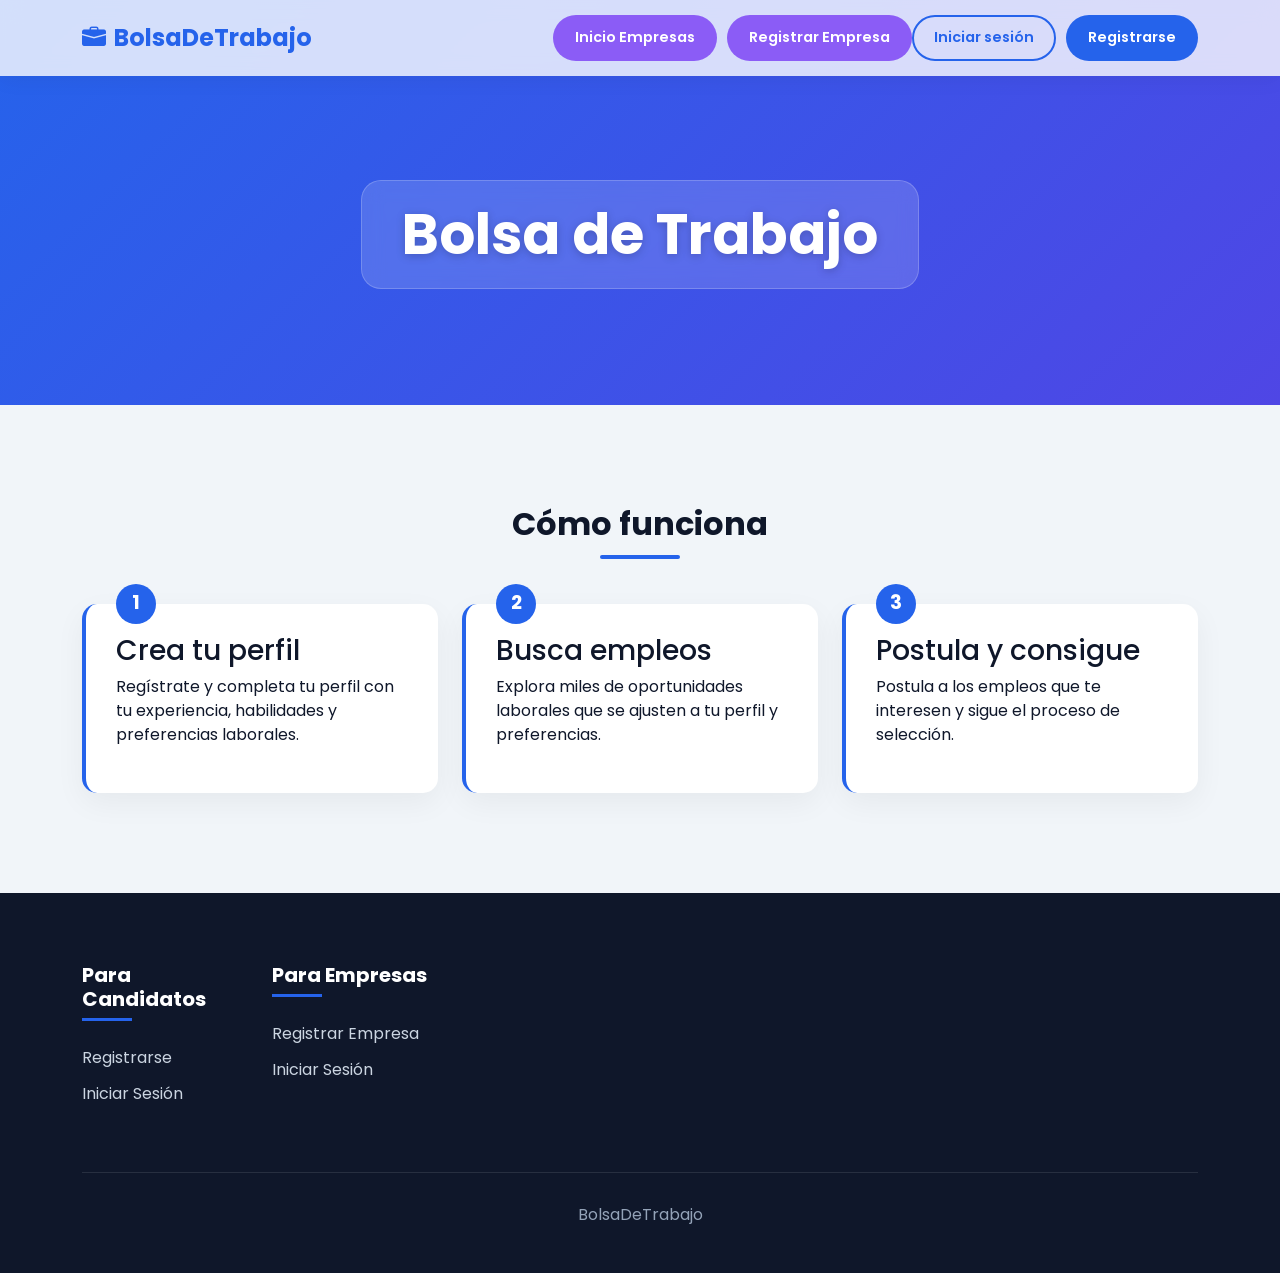
<file: index.html>
<!DOCTYPE html>
<html lang="es">
<head>
    <meta charset="UTF-8">
    <meta name="viewport" content="width=device-width, initial-scale=1.0">
    <title>Bolsa de Trabajo</title>
    <link href="https://cdn.jsdelivr.net/npm/bootstrap@5.3.3/dist/css/bootstrap.min.css" rel="stylesheet" integrity="sha384-QWTKZyjpPEjISv5WaRU9OFeRpok6YctnYmDr5pNlyT2bRjXh0JMhjY6hW+ALEwIH" crossorigin="anonymous">
    <link rel="stylesheet" href="https://fonts.googleapis.com/css2?family=Poppins:wght@300;400;600;700&display=swap">
    <link rel="stylesheet" href="https://cdn.jsdelivr.net/npm/bootstrap-icons@1.11.3/font/bootstrap-icons.min.css">
    <link rel="stylesheet" href="https://cdn.jsdelivr.net/npm/swiper@11/swiper-bundle.min.css">
    <style>
        :root {
            --primary: #2563eb;
            --secondary: #4f46e5;
            --accent: #8b5cf6;
            --light: #f8fafc;
            --dark: #0f172a;
        }
        
        body {
            font-family: 'Poppins', sans-serif;
            background: linear-gradient(135deg, #f0f9ff, #e0f2fe);
            color: var(--dark);
            min-height: 100vh;
        }
        
        .glassmorphism-navbar {
            background: rgba(255, 255, 255, 0.8);
            backdrop-filter: blur(10px);
            -webkit-backdrop-filter: blur(10px);
            box-shadow: 0 4px 20px rgba(0, 0, 0, 0.05);
            padding: 15px 0;
        }
        
        .glassmorphism-navbar .navbar-brand {
            font-weight: 700;
            color: var(--primary);
            font-size: 1.5rem;
        }
        
        .custom-btn {
            padding: 10px 20px;
            border-radius: 50px;
            font-weight: 600;
            text-decoration: none;
            display: inline-block;
            transition: all 0.3s ease;
            font-size: 0.9rem;
            text-align: center;
            border: 2px solid transparent;
        }
        
        .login-btn {
            background-color: transparent;
            color: var(--primary);
            border-color: var(--primary);
        }
        
        .login-btn:hover {
            background-color: rgba(37, 99, 235, 0.1);
            transform: translateY(-2px);
        }
        
        .register-btn {
            background-color: var(--primary);
            color: white;
            margin-left: 10px;
        }
        
        .register-btn:hover {
            background-color: #1d4ed8;
            transform: translateY(-2px);
            color: white;
        }
        
        .empresa-btn {
            background-color: var(--accent);
            color: white;
            margin-left: 10px;
        }
        
        .empresa-btn:hover {
            background-color: #7c3aed;
            transform: translateY(-2px);
            color: white;
        }
        
        .hero-section {
            padding: 180px 0 100px;
            background: linear-gradient(135deg, var(--primary), var(--secondary));
            position: relative;
            overflow: hidden;
        }
        
        .hero-section::before {
            content: "";
            position: absolute;
            top: 0;
            left: 0;
            width: 100%;
            height: 100%;
            background: url('https://images.unsplash.com/photo-1521791136064-7986c2920216?ixlib=rb-4.0.3&auto=format&fit=crop&w=1950&q=80') center/cover no-repeat;
            opacity: 0.1;
        }
        
        .glassmorphism-text {
            background: rgba(255, 255, 255, 0.15);
            backdrop-filter: blur(10px);
            -webkit-backdrop-filter: blur(10px);
            padding: 20px 40px;
            border-radius: 20px;
            display: inline-block;
            border: 1px solid rgba(255, 255, 255, 0.2);
        }
        
        .hero-section h1 {
            font-size: 3.5rem;
            font-weight: 800;
            margin-bottom: 20px;
            color: white;
            text-shadow: 0 2px 10px rgba(0, 0, 0, 0.2);
        }
        
        .hero-section p {
            font-size: 1.5rem;
            font-weight: 400;
            color: rgba(255, 255, 255, 0.9);
            max-width: 700px;
            margin: 0 auto 40px;
        }
        
        .hero-search {
            max-width: 700px;
            margin: 0 auto;
            position: relative;
        }
        
        .hero-search input {
            padding: 20px 25px;
            border-radius: 50px;
            border: none;
            box-shadow: 0 10px 30px rgba(0, 0, 0, 0.15);
            font-size: 1.1rem;
        }
        
        .hero-search button {
            position: absolute;
            right: 10px;
            top: 10px;
            padding: 10px 30px;
            border-radius: 50px;
            background: var(--accent);
            color: white;
            border: none;
            font-weight: 600;
            transition: all 0.3s ease;
        }
        
        .hero-search button:hover {
            background: #7c3aed;
            transform: translateY(-2px);
        }
        
        .features-section {
            padding: 100px 0;
            background: white;
        }
        
        .section-title {
            text-align: center;
            margin-bottom: 60px;
            font-weight: 700;
            color: var(--dark);
            position: relative;
        }
        
        .section-title::after {
            content: "";
            position: absolute;
            bottom: -15px;
            left: 50%;
            transform: translateX(-50%);
            width: 80px;
            height: 4px;
            background: var(--primary);
            border-radius: 2px;
        }
        
        .feature-card {
            background: white;
            border-radius: 15px;
            padding: 30px;
            box-shadow: 0 10px 30px rgba(0, 0, 0, 0.05);
            transition: all 0.3s ease;
            text-align: center;
            height: 100%;
            border: 1px solid rgba(0, 0, 0, 0.05);
        }
        
        .feature-card:hover {
            transform: translateY(-10px);
            box-shadow: 0 15px 40px rgba(0, 0, 0, 0.1);
        }
        
        .feature-icon {
            width: 80px;
            height: 80px;
            background: rgba(37, 99, 235, 0.1);
            border-radius: 50%;
            display: flex;
            align-items: center;
            justify-content: center;
            margin: 0 auto 25px;
            color: var(--primary);
            font-size: 32px;
        }
        
        .feature-card h3 {
            font-weight: 700;
            margin-bottom: 15px;
            color: var(--dark);
        }
        
        .feature-card p {
            color: #64748b;
        }
        
        .how-it-works {
            padding: 100px 0;
            background: #f1f5f9;
        }
        
        .step-card {
            background: white;
            border-radius: 15px;
            padding: 30px;
            box-shadow: 0 10px 30px rgba(0, 0, 0, 0.05);
            position: relative;
            height: 100%;
            border-left: 4px solid var(--primary);
        }
        
        .step-number {
            position: absolute;
            top: -20px;
            left: 30px;
            width: 40px;
            height: 40px;
            background: var(--primary);
            color: white;
            border-radius: 50%;
            display: flex;
            align-items: center;
            justify-content: center;
            font-weight: 700;
            font-size: 1.2rem;
        }
        
        .testimonials-section {
            padding: 100px 0;
            background: white;
        }
        
        .testimonial-card {
            background: white;
            border-radius: 15px;
            padding: 30px;
            box-shadow: 0 10px 30px rgba(0, 0, 0, 0.05);
            margin: 20px;
            border-top: 4px solid var(--accent);
        }
        
        .testimonial-text {
            font-style: italic;
            color: #475569;
            margin-bottom: 20px;
        }
        
        .testimonial-author {
            display: flex;
            align-items: center;
        }
        
        .author-img {
            width: 50px;
            height: 50px;
            border-radius: 50%;
            margin-right: 15px;
            object-fit: cover;
        }
        
        .author-info h5 {
            margin: 0;
            font-weight: 600;
        }
        
        .author-info p {
            margin: 0;
            color: #64748b;
            font-size: 0.9rem;
        }
        
        .cta-section {
            padding: 100px 0;
            background: linear-gradient(135deg, var(--secondary), var(--accent));
            color: white;
            text-align: center;
            position: relative;
            overflow: hidden;
        }
        
        .cta-section::before {
            content: "";
            position: absolute;
            top: 0;
            left: 0;
            width: 100%;
            height: 100%;
            background: url('https://images.unsplash.com/photo-1551434678-e076c223a692?ixlib=rb-4.0.3&auto=format&fit=crop&w=1950&q=80') center/cover no-repeat;
            opacity: 0.1;
        }
        
        .cta-section h2 {
            font-weight: 800;
            font-size: 2.8rem;
            margin-bottom: 20px;
        }
        
        .cta-section p {
            font-size: 1.2rem;
            max-width: 700px;
            margin: 0 auto 40px;
            opacity: 0.9;
        }
        
        .cta-buttons {
            display: flex;
            justify-content: center;
            gap: 20px;
            flex-wrap: wrap;
        }
        
        .cta-btn {
            padding: 15px 35px;
            border-radius: 50px;
            font-weight: 600;
            font-size: 1.1rem;
            text-decoration: none;
            transition: all 0.3s ease;
            display: inline-block;
        }
        
        .cta-btn-primary {
            background: white;
            color: var(--primary);
        }
        
        .cta-btn-primary:hover {
            background: #f1f5f9;
            transform: translateY(-5px);
            color: var(--primary);
        }
        
        .cta-btn-outline {
            background: transparent;
            color: white;
            border: 2px solid white;
        }
        
        .cta-btn-outline:hover {
            background: rgba(255, 255, 255, 0.1);
            transform: translateY(-5px);
            color: white;
        }
        
        .footer {
            background: var(--dark);
            color: white;
            padding: 70px 0 30px;
        }
        
        .footer h5 {
            font-weight: 700;
            margin-bottom: 25px;
            position: relative;
            padding-bottom: 10px;
        }
        
        .footer h5::after {
            content: "";
            position: absolute;
            bottom: 0;
            left: 0;
            width: 50px;
            height: 3px;
            background: var(--primary);
        }
        
        .footer ul {
            list-style: none;
            padding: 0;
        }
        
        .footer ul li {
            margin-bottom: 12px;
        }
        
        .footer ul li a {
            color: #cbd5e1;
            text-decoration: none;
            transition: all 0.3s ease;
        }
        
        .footer ul li a:hover {
            color: white;
            padding-left: 5px;
        }
        
        .social-icons {
            display: flex;
            gap: 15px;
            margin-top: 20px;
        }
        
        .social-icons a {
            width: 40px;
            height: 40px;
            border-radius: 50%;
            background: rgba(255, 255, 255, 0.1);
            display: flex;
            align-items: center;
            justify-content: center;
            color: white;
            transition: all 0.3s ease;
        }
        
        .social-icons a:hover {
            background: var(--primary);
            transform: translateY(-3px);
        }
        
        .copyright {
            text-align: center;
            padding-top: 30px;
            margin-top: 50px;
            border-top: 1px solid rgba(255, 255, 255, 0.1);
            color: #94a3b8;
        }
        
        @media (max-width: 992px) {
            .hero-section h1 {
                font-size: 2.8rem;
            }
            
            .hero-section p {
                font-size: 1.2rem;
            }
        }
        
        @media (max-width: 768px) {
            .hero-section {
                padding: 150px 0 80px;
            }
            
            .hero-section h1 {
                font-size: 2.2rem;
            }
            
            .cta-buttons {
                flex-direction: column;
                align-items: center;
            }
        }
    </style>
</head>
<body>
    <nav class="navbar navbar-expand-lg navbar-dark fixed-top glassmorphism-navbar">
        <div class="container">
            <a class="navbar-brand d-flex align-items-center" href="#hero-section">
                <i class="bi bi-briefcase-fill me-2"></i>
                <span>BolsaDeTrabajo</span>
            </a>
            <button class="navbar-toggler" type="button" data-bs-toggle="collapse" data-bs-target="#navbarNav" aria-controls="navbarNav" aria-expanded="false" aria-label="Toggle navigation">
                <span class="navbar-toggler-icon"></span>
            </button>
            <div class="collapse navbar-collapse" id="navbarNav">
                <ul class="navbar-nav mx-auto">
                    <li class="nav-item">
                    </li>
                    <li class="nav-item">
                    </li>
                    <li class="nav-item">
                    </li>
                    <li class="nav-item">
                    </li>
                </ul>
                <div class="d-flex">
                    <a class="custom-btn empresa-btn ms-lg-2" href="scr/login_empresa.html">Inicio Empresas</a>
                    <a class="custom-btn empresa-btn" href="scr/registro_empresa.html">Registrar Empresa</a>
                    <a class="custom-btn login-btn" href="scr/login.html">Iniciar sesión</a>
                    <a class="custom-btn register-btn" href="scr/registro.html">Registrarse</a>
                </div>
            </div>
        </div>
    </nav>

    <header class="hero-section text-center text-white" id="hero-section">
        <div class="container">
            <h1 class="display-3 fw-bold mb-3 glassmorphism-text"> Bolsa de Trabajo </h1>
            <div class="hero-search">
                <div class="input-group">
                </div>
            </div>
        </div>
    </header>

    <section class="how-it-works" id="how-it-works">
        <div class="container">
            <h2 class="section-title">Cómo funciona</h2>
            <div class="row g-4">
                <div class="col-md-4">
                    <div class="step-card">
                        <div class="step-number">1</div>
                        <h3>Crea tu perfil</h3>
                        <p>Regístrate y completa tu perfil con tu experiencia, habilidades y preferencias laborales.</p>
                    </div>
                </div>
                <div class="col-md-4">
                    <div class="step-card">
                        <div class="step-number">2</div>
                        <h3>Busca empleos</h3>
                        <p>Explora miles de oportunidades laborales que se ajusten a tu perfil y preferencias.</p>
                    </div>
                </div>
                <div class="col-md-4">
                    <div class="step-card">
                        <div class="step-number">3</div>
                        <h3>Postula y consigue</h3>
                        <p>Postula a los empleos que te interesen y sigue el proceso de selección.</p>
                    </div>
                </div>
            </div>
        </div>
    </section>

    <footer class="footer">
        <div class="container">
            <div class="row">
                <div class="col-lg-2 col-md-4 mb-4 mb-md-0">
                    <h5>Para Candidatos</h5>
                    <ul>
                        <li><a href="scr/registro.html">Registrarse</a></li>
                        <li><a href="scr/login.html">Iniciar Sesión</a></li>
                    </ul>
                </div>
                <div class="col-lg-4 col-md-4">
                    <h5>Para Empresas</h5>
                    <ul>
                        <li><a href="scr/registro_empresa.html">Registrar Empresa</a></li>
                        <li><a href="scr/login_empresa.html">Iniciar Sesión</a></li>
                    </ul>
                </div>
            </div>
            <div class="copyright">
                <p>BolsaDeTrabajo</p>
            </div>
        </div>
    </footer>

    <script src="https://cdn.jsdelivr.net/npm/bootstrap@5.3.3/dist/js/bootstrap.bundle.min.js" integrity="sha384-YvpcrYf0tY3lHB60NNkmXc5s9fDVZLESaAA55NDzOxhy9GkcIdslK1eN7N6jIeHz" crossorigin="anonymous"></script>
    <script>
        document.querySelectorAll('a[href^="#"]').forEach(anchor => {
            anchor.addEventListener('click', function (e) {
                e.preventDefault();
                document.querySelector(this.getAttribute('href')).scrollIntoView({
                    behavior: 'smooth'
                });
            });
        });

        window.addEventListener('scroll', function() {
            const navbar = document.querySelector('.navbar');
            if (window.scrollY > 50) {
                navbar.style.boxShadow = '0 4px 20px rgba(0, 0, 0, 0.1)';
                navbar.style.background = 'rgba(255, 255, 255, 0.95)';
            } else {
                navbar.style.boxShadow = '0 4px 20px rgba(0, 0, 0, 0.05)';
                navbar.style.background = 'rgba(255, 255, 255, 0.8)';
            }
        });
    </script>
</body>
</html>
</file>
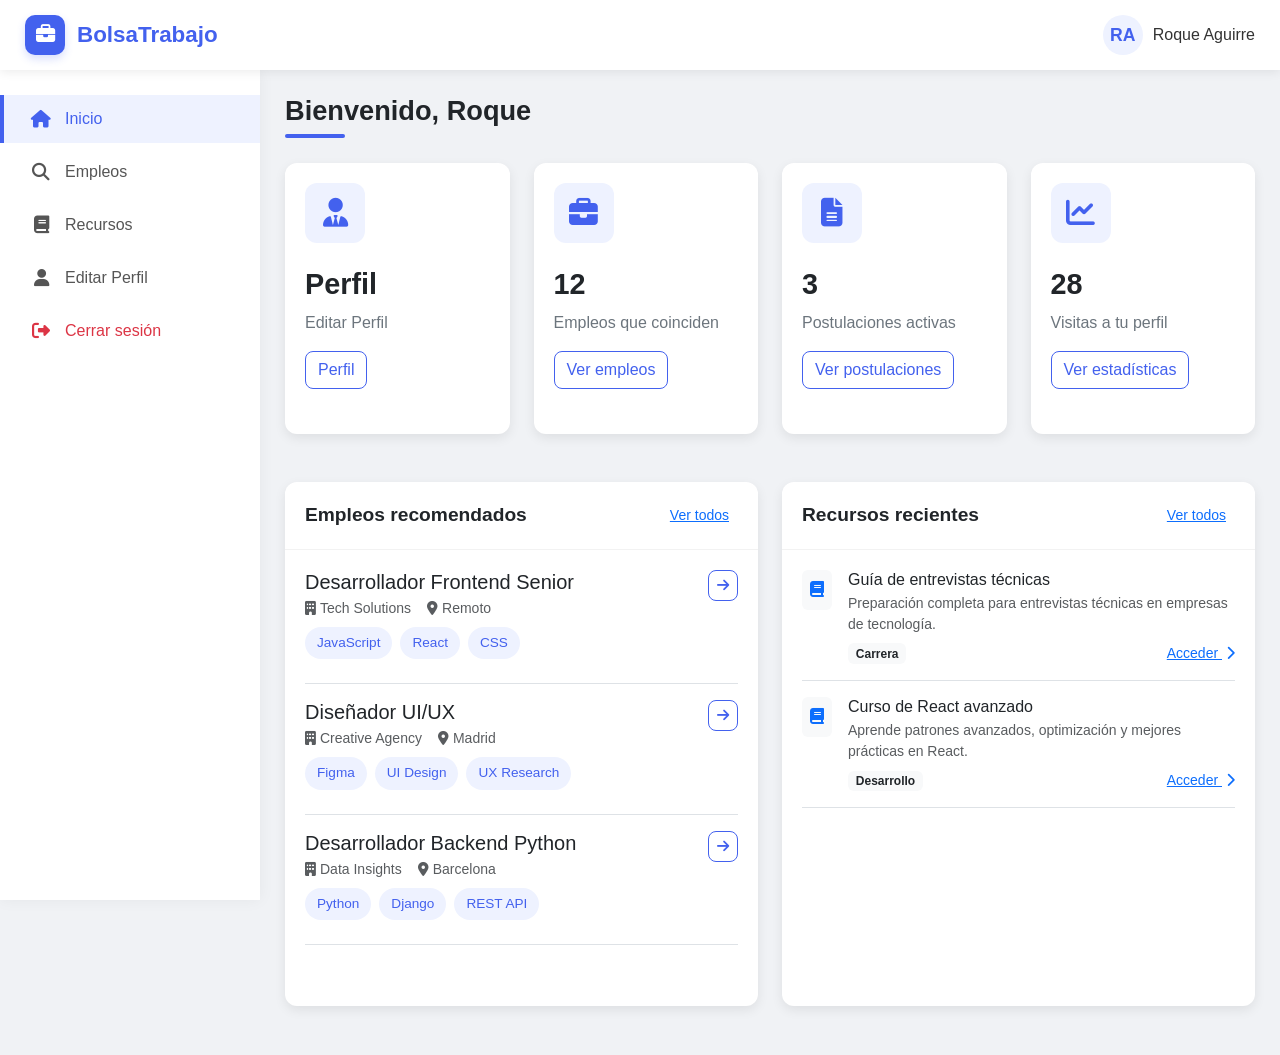
<file: scr/dashboard.html>
<!DOCTYPE html>
<html lang="es">
<head>
    <meta charset="UTF-8">
    <meta name="viewport" content="width=device-width, initial-scale=1.0">
    <title>Bolsa de Trabajo | Dashboard</title>
    <link href="https://cdnjs.cloudflare.com/ajax/libs/bootstrap/5.3.0/css/bootstrap.min.css" rel="stylesheet">
    <link rel="stylesheet" href="https://cdnjs.cloudflare.com/ajax/libs/font-awesome/6.4.0/css/all.min.css">
    <style>
        :root {
            --primary: #4361ee;
            --primary-light: #eef2ff;
            --secondary: #6c757d;
            --success: #38b000;
            --light: #f8f9fa;
            --dark: #212529;
            --card-shadow: 0 4px 12px rgba(0,0,0,0.08);
            --transition: all 0.3s ease;
        }
        
        body {
            font-family: 'Segoe UI', Tahoma, Geneva, Verdana, sans-serif;
            background-color: #f0f2f5;
            padding-top: 70px;
            color: #333;
        }
        
        .main-header {
            background-color: #fff;
            box-shadow: 0 2px 10px rgba(0,0,0,0.08);
            padding: 15px 25px;
            position: fixed;
            top: 0;
            left: 0;
            right: 0;
            z-index: 100;
            display: flex;
            justify-content: space-between;
            align-items: center;
        }
        
        .logo-container {
            display: flex;
            align-items: center;
            gap: 12px;
        }
        
        .logo-icon {
            background: var(--primary);
            color: white;
            width: 40px;
            height: 40px;
            border-radius: 10px;
            display: flex;
            align-items: center;
            justify-content: center;
            font-size: 1.2rem;
            box-shadow: 0 4px 8px rgba(67, 97, 238, 0.2);
        }
        
        .logo-text {
            font-weight: 700;
            color: var(--primary);
            font-size: 1.4rem;
            margin: 0;
        }
        
        .user-info {
            display: flex;
            align-items: center;
            gap: 10px;
        }
        
        .user-avatar {
            width: 40px;
            height: 40px;
            border-radius: 50%;
            background: var(--primary-light);
            color: var(--primary);
            display: flex;
            align-items: center;
            justify-content: center;
            font-weight: 600;
            font-size: 1.1rem;
        }
        
        .sidebar {
            width: 260px;
            background-color: #fff;
            position: fixed;
            top: 70px;
            bottom: 0;
            left: 0;
            padding: 20px 0;
            box-shadow: 0 0 15px rgba(0,0,0,0.05);
            overflow-y: auto;
            transition: var(--transition);
        }
        
        .menu-link {
            display: flex;
            align-items: center;
            gap: 12px;
            padding: 12px 25px;
            color: #555;
            text-decoration: none;
            border-left: 4px solid transparent;
            transition: var(--transition);
            margin: 5px 0;
        }
        
        .menu-link:hover, .menu-link.active {
            background-color: var(--primary-light);
            border-left: 4px solid var(--primary);
            color: var(--primary);
        }
        
        .menu-link i {
            width: 24px;
            text-align: center;
            font-size: 1.1rem;
        }
        
        .main-content {
            margin-left: 260px;
            padding: 25px;
            transition: var(--transition);
        }
        
        .section-title {
            font-size: 1.7rem;
            margin-bottom: 25px;
            font-weight: 700;
            color: var(--dark);
            position: relative;
            padding-bottom: 10px;
        }
        
        .section-title::after {
            content: '';
            position: absolute;
            bottom: 0;
            left: 0;
            width: 60px;
            height: 4px;
            background: var(--primary);
            border-radius: 2px;
        }
        
        .card {
            background: #fff;
            border-radius: 12px;
            box-shadow: var(--card-shadow);
            margin-bottom: 25px;
            border: none;
            transition: transform 0.3s ease, box-shadow 0.3s ease;
        }
        
        .card:hover {
            transform: translateY(-5px);
            box-shadow: 0 8px 20px rgba(0,0,0,0.12);
        }
        
        .card-header {
            background: transparent;
            border-bottom: 1px solid rgba(0,0,0,0.05);
            padding: 18px 20px;
            font-weight: 600;
            font-size: 1.2rem;
            color: var(--dark);
        }
        
        .card-body {
            padding: 20px;
        }
        
        .btn-primary {
            background-color: var(--primary);
            border: none;
            padding: 8px 18px;
            border-radius: 8px;
            font-weight: 500;
            transition: var(--transition);
        }
        
        .btn-primary:hover {
            background-color: #3a56d4;
            box-shadow: 0 4px 10px rgba(67, 97, 238, 0.3);
        }
        
        .btn-outline-primary {
            border-color: var(--primary);
            color: var(--primary);
            border-radius: 8px;
            transition: var(--transition);
        }
        
        .btn-outline-primary:hover {
            background-color: var(--primary);
            color: white;
        }
        
        .job-card {
            padding: 20px;
            border-bottom: 1px solid rgba(0,0,0,0.05);
            transition: var(--transition);
        }
        
        .job-card:last-child {
            border-bottom: none;
        }
        
        .job-card:hover {
            background-color: rgba(67, 97, 238, 0.03);
        }
        
        .badge-skill {
            background-color: var(--primary-light);
            color: var(--primary);
            border-radius: 20px;
            padding: 6px 12px;
            font-size: 0.85rem;
            margin-right: 8px;
            margin-bottom: 8px;
            display: inline-flex;
            align-items: center;
            gap: 5px;
        }
        
        .skill-badge {
            background-color: var(--primary);
            color: white;
            padding: 6px 14px;
            border-radius: 20px;
            display: inline-flex;
            align-items: center;
            margin: 5px;
            font-size: 0.9rem;
            gap: 6px;
        }
        
        .skill-badge i {
            cursor: pointer;
            font-size: 0.8rem;
            opacity: 0.7;
            transition: var(--transition);
        }
        
        .skill-badge i:hover {
            opacity: 1;
        }
        
        .stats-card {
            height: 100%;
            display: flex;
            flex-direction: column;
        }
        
        .stats-icon {
            width: 60px;
            height: 60px;
            border-radius: 12px;
            display: flex;
            align-items: center;
            justify-content: center;
            font-size: 1.8rem;
            margin-bottom: 20px;
            color: var(--primary);
            background: var(--primary-light);
        }
        
        .stats-number {
            font-size: 1.8rem;
            font-weight: 700;
            margin-bottom: 5px;
            color: var(--dark);
        }
        
        .stats-label {
            color: var(--secondary);
            font-size: 1rem;
        }
        
        .resource-card {
            height: 100%;
            display: flex;
            flex-direction: column;
            overflow: hidden;
        }
        
        .resource-icon {
            font-size: 2.5rem;
            color: var(--primary);
            margin-bottom: 15px;
        }
        
        .d-none {
            display: none;
        }
        
        .content-section {
            animation: fadeIn 0.4s ease;
        }
        
        @keyframes fadeIn {
            from { opacity: 0; transform: translateY(10px); }
            to { opacity: 1; transform: translateY(0); }
        }
        
        .form-control {
            border-radius: 8px;
            padding: 10px 15px;
            border: 1px solid #ddd;
            transition: var(--transition);
        }
        
        .form-control:focus {
            border-color: var(--primary);
            box-shadow: 0 0 0 0.25rem rgba(67, 97, 238, 0.15);
        }
        
        .loading-spinner {
            display: inline-block;
            width: 20px;
            height: 20px;
            border: 3px solid rgba(255,255,255,0.3);
            border-radius: 50%;
            border-top-color: white;
            animation: spin 1s ease-in-out infinite;
            margin-right: 8px;
        }
        
        @keyframes spin {
            to { transform: rotate(360deg); }
        }
        
        .notification {
            position: fixed;
            top: 90px;
            right: 20px;
            padding: 15px 25px;
            border-radius: 8px;
            background: white;
            box-shadow: 0 5px 15px rgba(0,0,0,0.1);
            z-index: 1000;
            transform: translateX(110%);
            transition: transform 0.3s ease;
            display: flex;
            align-items: center;
            gap: 10px;
        }
        
        .notification.show {
            transform: translateX(0);
        }
        
        .notification.success {
            border-left: 4px solid var(--success);
        }
        
        .notification.error {
            border-left: 4px solid #e5383b;
        }
        
        @media (max-width: 992px) {
            .sidebar {
                width: 220px;
            }
            
            .main-content {
                margin-left: 220px;
            }
        }
        
        @media (max-width: 768px) {
            .sidebar {
                width: 100%;
                position: fixed;
                top: 70px;
                left: -100%;
                z-index: 99;
                display: block;
                box-shadow: 0 10px 20px rgba(0,0,0,0.1);
            }
            
            .sidebar.active {
                left: 0;
            }
            
            .main-content {
                margin-left: 0;
                padding: 20px 15px;
            }
            
            .section-title {
                font-size: 1.5rem;
            }
        }
    </style>
</head>
<body>
<!-- Header -->
<header class="main-header">
    <div class="logo-container">
        <div class="logo-icon">
            <i class="fas fa-briefcase"></i>
        </div>
        <h1 class="logo-text">BolsaTrabajo</h1>
    </div>
    <div class="user-info">
        <div class="user-avatar" id="userInitials">JD</div>
        <span id="userFullName" class="d-none d-md-inline"></span>

        <button class="btn btn-sm btn-outline-secondary d-md-none" id="sidebarToggle" aria-label="Toggle sidebar">
            <i class="bi bi-list"></i>
        </button>
    </div>
</header>

<!-- Notification Area -->
<div class="notification success d-none" id="notification">
    <i class="fas fa-check-circle text-success"></i>
    <span id="notificationMessage">Perfil actualizado correctamente</span>
</div>

<div class="d-flex">
    <!-- Sidebar -->
    <nav class="sidebar" id="sidebar">
        <ul class="list-unstyled">
            <li>
                <a href="#" class="menu-link active" data-section="inicio">
                    <i class="fas fa-home"></i>
                    Inicio
                </a>
            </li>
            <li>
                <a href="#" class="menu-link" data-section="empleos">
                    <i class="fas fa-search"></i>
                    Empleos
                </a>
            </li>
            <li>
                <a href="#" class="menu-link" data-section="recursos">
                    <i class="fas fa-book"></i>
                    Recursos
                </a>
            </li>
            <li>
                <a href="#" class="menu-link" data-section="perfil">
                    <i class="fas fa-user"></i>
                    Editar Perfil
                </a>
            </li>
            <li>
                <a href="#" class="menu-link text-danger" id="logoutBtn">
                    <i class="fas fa-sign-out-alt"></i>
                    Cerrar sesión
                </a>
            </li>
        </ul>
    </nav>

    <!-- Main Content -->
    <main class="main-content w-100">
        <!-- Inicio Section -->
        <section id="inicio-section" class="content-section">
            <h2 class="section-title">Bienvenido, <span id="welcomeName"></span></h2>

            <div class="row">
                <div class="col-xl-3 col-md-6 mb-4">
                    <div class="card stats-card">
                        <div class="card-body">
                            <div class="stats-icon">
                                <i class="fas fa-user-tie"></i>
                            </div>
                            <div class="stats-number" id="profileCompletion"></div>
                            <div class="stats-label">Editar Perfil </div>
                            <button class="btn btn-outline-primary mt-3" data-section="perfil">
                                Perfil
                            </button>
                        </div>
                    </div>
                </div>

                <div class="col-xl-3 col-md-6 mb-4">
                    <div class="card stats-card">
                        <div class="card-body">
                            <div class="stats-icon">
                                <i class="fas fa-briefcase"></i>
                            </div>
                            <div class="stats-number" id="jobMatches">12</div>
                            <div class="stats-label">Empleos que coinciden</div>
                            <button class="btn btn-outline-primary mt-3" data-section="empleos">
                                Ver empleos
                            </button>
                        </div>
                    </div>
                </div>

                <div class="col-xl-3 col-md-6 mb-4">
                    <div class="card stats-card">
                        <div class="card-body">
                            <div class="stats-icon">
                                <i class="fas fa-file-alt"></i>
                            </div>
                            <div class="stats-number" id="applications">3</div>
                            <div class="stats-label">Postulaciones activas</div>
                            <button class="btn btn-outline-primary mt-3" data-section="empleos">
                                Ver postulaciones
                            </button>
                        </div>
                    </div>
                </div>

                <div class="col-xl-3 col-md-6 mb-4">
                    <div class="card stats-card">
                        <div class="card-body">
                            <div class="stats-icon">
                                <i class="fas fa-chart-line"></i>
                            </div>
                            <div class="stats-number" id="profileViews">28</div>
                            <div class="stats-label">Visitas a tu perfil</div>
                            <button class="btn btn-outline-primary mt-3" data-section="perfil">
                                Ver estadísticas
                            </button>
                        </div>
                    </div>
                </div>
            </div>

            <div class="row mt-4">
                <div class="col-lg-6 mb-4">
                    <div class="card h-100">
                        <div class="card-header d-flex justify-content-between align-items-center">
                            <span>Empleos recomendados</span>
                            <a href="#" data-section="empleos" class="btn btn-sm btn-link">Ver todos</a>
                        </div>
                        <div class="card-body" id="recommendedJobsContainer">
                            <!-- Recommended jobs will be loaded here -->
                        </div>
                    </div>
                </div>

                <div class="col-lg-6 mb-4">
                    <div class="card h-100">
                        <div class="card-header d-flex justify-content-between align-items-center">
                            <span>Recursos recientes</span>
                            <a href="#" data-section="recursos" class="btn btn-sm btn-link">Ver todos</a>
                        </div>
                        <div class="card-body" id="recentResourcesContainer">
                            <!-- Recent resources will be loaded here -->
                        </div>
                    </div>
                </div>
            </div>
        </section>

        <!-- Empleos Section -->
        <section id="empleos-section" class="content-section d-none">
            <h2 class="section-title">Buscar empleos</h2>

            <div class="card mb-4">
                <div class="card-body">
                    <form id="jobsSearchForm" class="row g-3">
                        <div class="col-md-5">
                            <div class="input-group">
                                <span class="input-group-text"><i class="fas fa-search"></i></span>
                                <input type="text" class="form-control" id="jobTitle" placeholder="Título, palabra clave...">
                            </div>
                        </div>
                        <div class="col-md-5">
                            <div class="input-group">
                                <span class="input-group-text"><i class="fas fa-map-marker-alt"></i></span>
                                <input type="text" class="form-control" id="jobLocation" placeholder="Ubicación">
                            </div>
                        </div>
                        <div class="col-md-2">
                            <button type="submit" class="btn btn-primary w-100">
                                <i class="fas fa-search me-2"></i>Buscar
                            </button>
                        </div>
                    </form>
                </div>
            </div>

            <div class="card">
                <div class="card-header d-flex justify-content-between align-items-center">
                    <span>Resultados de empleos</span>
                    <div class="form-check form-switch">
                        <input class="form-check-input" type="checkbox" id="remoteOnly">
                        <label class="form-check-label" for="remoteOnly">Solo remotos</label>
                    </div>
                </div>
                <div class="card-body p-0">
                    <div id="jobsResultsContainer">
                        <!-- Jobs results will be loaded here -->
                    </div>
                </div>
            </div>
        </section>

        <!-- Perfil Section -->
        <section id="perfil-section" class="content-section d-none">
            <h2 class="section-title">Mi perfil</h2>

            <div class="card mb-4">
                <div class="card-header">Información personal</div>
                <div class="card-body">
                    <form id="profileForm" class="mt-2">
                        <div class="row">
                            <div class="col-md-6 mb-3">
                                <label class="form-label">Nombre(s)</label>
                                <input type="text" class="form-control" id="profileName" name="nombres" required>
                            </div>
                            <div class="col-md-6 mb-3">
                                <label class="form-label">Apellidos</label>
                                <input type="text" class="form-control" id="profileLastName" name="apellidos" required>
                            </div>
                        </div>
                        <div class="mb-3">
                            <label class="form-label">Correo electrónico</label>
                            <input type="email" class="form-control" id="profileEmail" name="correo" required>
                        </div>
                        <div class="mb-3">
                            <label class="form-label">Ubicación</label>
                            <input type="text" class="form-control" id="profileLocation" name="ubicacion">
                        </div>
                        <div class="mb-3">
                            <label class="form-label">Resumen profesional</label>
                            <textarea class="form-control" id="profileSummary" name="resumen" rows="3"></textarea>
                        </div>
                        <button type="submit" class="btn btn-primary">
                            <i class="fas fa-save me-2"></i>Guardar cambios
                        </button>
                    </form>
                </div>
            </div>

            <div class="row">
                <div class="col-md-6 mb-4">
                    <div class="card h-100">
                        <div class="card-header">Habilidades</div>
                        <div class="card-body">
                            <div class="mb-3" id="skillsContainer">
                                <!-- Skills will be loaded here -->
                            </div>
                            <div class="d-flex mt-3">
                                <input type="text" class="form-control me-2" id="newSkillInput" placeholder="Nueva habilidad">
                                <button class="btn btn-primary" id="addCustomSkillBtn">
                                    <i class="fas fa-plus"></i>
                                </button>
                            </div>
                        </div>
                    </div>
                </div>

                <div class="col-md-6 mb-4">
                    <div class="card h-100">
                        <div class="card-header">Cambiar contraseña</div>
                        <div class="card-body">
                            <form id="passwordChangeForm" class="mt-2">
                                <div class="mb-3">
                                    <label class="form-label">Contraseña actual</label>
                                    <input type="password" class="form-control" id="currentPassword" required>
                                </div>
                                <div class="mb-3">
                                    <label class="form-label">Nueva contraseña</label>
                                    <input type="password" class="form-control" id="newPassword" required>
                                </div>
                                <div class="mb-3">
                                    <label class="form-label">Confirmar nueva contraseña</label>
                                    <input type="password" class="form-control" id="confirmNewPassword" required>
                                </div>
                                <button type="submit" class="btn btn-primary">
                                    <i class="fas fa-key me-2"></i>Cambiar contraseña
                                </button>
                            </form>
                        </div>
                    </div>
                </div>
            </div>
        </section>

        <!-- Recursos Section -->
        <section id="recursos-section" class="content-section d-none">
            <h2 class="section-title">Recursos profesionales</h2>

            <div class="row mb-4">
                <div class="col-md-6 col-lg-3 mb-3">
                    <div class="card h-100 resource-card">
                        <div class="card-body d-flex flex-column align-items-center text-center">
                            <div class="resource-icon">
                                <i class="fas fa-book"></i>
                            </div>
                            <h5>Guías de Carrera</h5>
                            <p class="text-muted">Recursos para planificar tu desarrollo profesional</p>
                            <button class="btn btn-outline-primary mt-auto">Explorar</button>
                        </div>
                    </div>
                </div>

                <div class="col-md-6 col-lg-3 mb-3">
                    <div class="card h-100 resource-card">
                        <div class="card-body d-flex flex-column align-items-center text-center">
                            <div class="resource-icon">
                                <i class="fas fa-laptop-code"></i>
                            </div>
                            <h5>Cursos en Línea</h5>
                            <p class="text-muted">Mejora tus habilidades con nuestros cursos</p>
                            <button class="btn btn-outline-primary mt-auto">Explorar</button>
                        </div>
                    </div>
                </div>

                <div class="col-md-6 col-lg-3 mb-3">
                    <div class="card h-100 resource-card">
                        <div class="card-body d-flex flex-column align-items-center text-center">
                            <div class="resource-icon">
                                <i class="fas fa-file-alt"></i>
                            </div>
                            <h5>Plantillas</h5>
                            <p class="text-muted">Modelos de CV y cartas de presentación</p>
                            <button class="btn btn-outline-primary mt-auto">Explorar</button>
                        </div>
                    </div>
                </div>

                <div class="col-md-6 col-lg-3 mb-3">
                    <div class="card h-100 resource-card">
                        <div class="card-body d-flex flex-column align-items-center text-center">
                            <div class="resource-icon">
                                <i class="fas fa-video"></i>
                            </div>
                            <h5>Sesiones Grabadas</h5>
                            <p class="text-muted">Webinars y talleres sobre desarrollo profesional</p>
                            <button class="btn btn-outline-primary mt-auto">Explorar</button>
                        </div>
                    </div>
                </div>
            </div>

            <div class="card">
                <div class="card-header">Todos los recursos</div>
                <div class="card-body">
                    <div class="row" id="resourcesContainer">
                        <!-- Resources will be loaded here -->
                    </div>
                </div>
            </div>
        </section>
    </main>
</div>


<script src="https://cdnjs.cloudflare.com/ajax/libs/bootstrap/5.3.0/js/bootstrap.bundle.min.js"></script>
<script>
document.addEventListener('DOMContentLoaded', function() {
    // Datos simulados desde la base de datos
    const userData = {
        id: 123,
        nombres: "Roque",
        apellidos: "Aguirre",
        correo: "roquejos117@gmail.com",
        ubicacion: "",
        resumen: "",
        habilidades: [""],
        jobMatches: 12,
        profileCompletion: "Perfil",
        applications: 3,
        profileViews: 28
    };

    // Mostrar iniciales en el avatar
    const initialsEl = document.getElementById('userInitials');
    if (initialsEl) {
        const initials = userData.nombres.charAt(0) + userData.apellidos.charAt(0);
        initialsEl.textContent = initials.toUpperCase();
    }

    // Nombre completo en el header
    const fullNameEl = document.getElementById('userFullName');
    if (fullNameEl) fullNameEl.textContent = `${userData.nombres} ${userData.apellidos}`;

    // Nombre de bienvenida
    const welcomeNameEl = document.getElementById('welcomeName');
    if (welcomeNameEl) welcomeNameEl.textContent = userData.nombres;

    // Estadísticas
    const profileCompletionEl = document.getElementById('profileCompletion');
    if (profileCompletionEl) profileCompletionEl.textContent = `${userData.profileCompletion}%`;

    const jobMatchesEl = document.getElementById('jobMatches');
    if (jobMatchesEl) jobMatchesEl.textContent = userData.jobMatches;

    const applicationsEl = document.getElementById('applications');
    if (applicationsEl) applicationsEl.textContent = userData.applications;

    const profileViewsEl = document.getElementById('profileViews');
    if (profileViewsEl) profileViewsEl.textContent = userData.profileViews;

    // Formulario de perfil
    const profileNameEl = document.getElementById('profileName');
    if (profileNameEl) profileNameEl.value = userData.nombres;

    const profileLastNameEl = document.getElementById('profileLastName');
    if (profileLastNameEl) profileLastNameEl.value = userData.apellidos;

    const profileEmailEl = document.getElementById('profileEmail');
    if (profileEmailEl) profileEmailEl.value = userData.correo;

    const profileLocationEl = document.getElementById('profileLocation');
    if (profileLocationEl) profileLocationEl.value = userData.ubicacion;

    const profileSummaryEl = document.getElementById('profileSummary');
    if (profileSummaryEl) profileSummaryEl.value = userData.resumen;

            
            const vacancies = [
                {
                    id: 1,
                    titulo: "Desarrollador Frontend Senior",
                    empresa: "Tech Solutions",
                    ubicacion: "Remoto",
                    descripcion: "Buscamos desarrollador con experiencia en React y JavaScript para unirse a nuestro equipo de innovación.",
                    habilidades: ["JavaScript", "React", "CSS", "TypeScript"],
                    fecha: "2023-11-15",
                    salario: "45.000€ - 60.000€",
                    tipo: "Tiempo completo"
                },
                {
                    id: 2,
                    titulo: "Diseñador UI/UX",
                    empresa: "Creative Agency",
                    ubicacion: "Madrid",
                    descripcion: "Diseñador con experiencia en interfaces de usuario y experiencia de usuario para proyectos internacionales.",
                    habilidades: ["Figma", "UI Design", "UX Research", "Prototyping"],
                    fecha: "2023-11-10",
                    salario: "35.000€ - 50.000€",
                    tipo: "Tiempo completo"
                },
                {
                    id: 3,
                    titulo: "Desarrollador Backend Python",
                    empresa: "Data Insights",
                    ubicacion: "Barcelona",
                    descripcion: "Únete a nuestro equipo de desarrollo backend para construir APIs escalables con Python y Django.",
                    habilidades: ["Python", "Django", "REST API", "PostgreSQL"],
                    fecha: "2023-11-05",
                    salario: "40.000€ - 55.000€",
                    tipo: "Tiempo completo"
                },
                {
                    id: 4,
                    titulo: "Project Manager IT",
                    empresa: "Global Solutions",
                    ubicacion: "Remoto",
                    descripcion: "Gestiona proyectos tecnológicos para clientes internacionales con equipos multidisciplinarios.",
                    habilidades: ["Scrum", "Agile", "Gestión de Proyectos", "Jira"],
                    fecha: "2023-11-01",
                    salario: "50.000€ - 70.000€",
                    tipo: "Tiempo completo"
                }
            ];
            
            const resources = [
                {
                    id: 1,
                    titulo: "Guía de entrevistas técnicas",
                    categoria: "Carrera",
                    descripcion: "Preparación completa para entrevistas técnicas en empresas de tecnología.",
                    nivel: "Intermedio",
                    duracion: "2 horas"
                },
                {
                    id: 2,
                    titulo: "Curso de React avanzado",
                    categoria: "Desarrollo",
                    descripcion: "Aprende patrones avanzados, optimización y mejores prácticas en React.",
                    nivel: "Avanzado",
                    duracion: "8 horas"
                },
                {
                    id: 3,
                    titulo: "Plantilla de CV profesional",
                    categoria: "Documentos",
                    descripcion: "Plantilla moderna y profesional para destacar tu currículum.",
                    nivel: "Todos",
                    duracion: "Descarga"
                },
                {
                    id: 4,
                    titulo: "Taller de negociación salarial",
                    categoria: "Carrera",
                    descripcion: "Aprende técnicas efectivas para negociar tu salario y beneficios.",
                    nivel: "Intermedio",
                    duracion: "1.5 horas"
                }
            ];
            
            // Inicializar datos
            loadUserData(userData);
            loadVacancies(vacancies);
            loadResources(resources);
            loadRecommendedJobs(vacancies.slice(0, 3));
            loadRecentResources(resources.slice(0, 2));
            
            // Sidebar toggle
            const sidebarToggle = document.getElementById('sidebarToggle');
            const sidebar = document.getElementById('sidebar');
            
            sidebarToggle.addEventListener('click', function() {
                sidebar.classList.toggle('active');
            });
            
            // Section navigation
            const navLinks = document.querySelectorAll('[data-section]');
            const sections = document.querySelectorAll('.content-section');
            
            navLinks.forEach(link => {
                link.addEventListener('click', function(e) {
                    e.preventDefault();
                    
                    const targetSection = this.getAttribute('data-section');
                    
                    // Update active nav item
                    navLinks.forEach(navLink => {
                        navLink.classList.remove('active');
                    });
                    this.classList.add('active');
                    
                    // Show target section
                    sections.forEach(section => {
                        section.classList.add('d-none');
                    });
                    document.getElementById(`${targetSection}-section`).classList.remove('d-none');
                    
                    // Close sidebar on mobile after selection
                    if (window.innerWidth < 768) {
                        sidebar.classList.remove('active');
                    }
                });
            });
            
            // Guardar perfil
            document.getElementById('profileForm').addEventListener('submit', function(e) {
                e.preventDefault();
                
                // Simular actualización en la base de datos
                setTimeout(() => {
                    showNotification('Perfil actualizado correctamente', 'success');
                }, 800);
            });
            
            // Agregar habilidad
            const addCustomSkillBtn = document.getElementById('addCustomSkillBtn');
            const newSkillInput = document.getElementById('newSkillInput');
            const skillsContainer = document.getElementById('skillsContainer');
            
            addCustomSkillBtn.addEventListener('click', function() {
                const skillText = newSkillInput.value.trim();
                if (skillText) {
                    // Simular guardado en la base de datos
                    const skillId = Date.now();
                    
                    const skillElement = document.createElement('span');
                    skillElement.className = 'skill-badge';
                    skillElement.innerHTML = `
                        <i class="fas fa-tag"></i> ${skillText}
                        <i class="fas fa-times" onclick="removeSkill(${skillId})"></i>
                    `;
                    skillElement.dataset.id = skillId;
                    skillsContainer.appendChild(skillElement);
                    
                    newSkillInput.value = '';
                    showNotification('Habilidad agregada correctamente', 'success');
                }
            });
            
            // Cambiar contraseña
            document.getElementById('passwordChangeForm').addEventListener('submit', function(e) {
                e.preventDefault();
                
                const currentPassword = document.getElementById('currentPassword').value;
                const newPassword = document.getElementById('newPassword').value;
                const confirmNewPassword = document.getElementById('confirmNewPassword').value;
                
                if (newPassword !== confirmNewPassword) {
                    showNotification('Las contraseñas no coinciden', 'error');
                    return;
                }
                
                // Simular actualización en la base de datos
                setTimeout(() => {
                    showNotification('Contraseña cambiada correctamente', 'success');
                    this.reset();
                }, 800);
            });
            
            // Logout
            document.getElementById('logoutBtn').addEventListener('click', function(e) {
                e.preventDefault();
                if (confirm('¿Estás seguro de que deseas cerrar sesión?')) {
                    // Simular cierre de sesión
                    setTimeout(() => {
                        alert('Sesión cerrada');
                        // Redirigir a la página de login en implementación real
                    }, 500);
                }
            });
            
            // Buscar empleos
            document.getElementById('jobsSearchForm').addEventListener('submit', function(e) {
                e.preventDefault();
                const jobTitle = document.getElementById('jobTitle').value;
                const jobLocation = document.getElementById('jobLocation').value;
                
                // Simular búsqueda en base de datos
                setTimeout(() => {
                    const filteredVacancies = vacancies.filter(vacancy => {
                        const titleMatch = vacancy.titulo.toLowerCase().includes(jobTitle.toLowerCase());
                        const locationMatch = vacancy.ubicacion.toLowerCase().includes(jobLocation.toLowerCase());
                        return titleMatch && locationMatch;
                    });
                    
                    loadVacancies(filteredVacancies);
                    showNotification(`Se encontraron ${filteredVacancies.length} empleos`, 'success');
                }, 800);
            });
            
            // Filtrar solo remotos
            document.getElementById('remoteOnly').addEventListener('change', function() {
                const remoteOnly = this.checked;
                
                // Simular filtrado en base de datos
                setTimeout(() => {
                    const filteredVacancies = remoteOnly ? 
                        vacancies.filter(vacancy => vacancy.ubicacion.toLowerCase().includes('remoto')) : 
                        vacancies;
                    
                    loadVacancies(filteredVacancies);
                }, 500);
            });
            
            // Funciones de utilidad
            function showNotification(message, type) {
                const notification = document.getElementById('notification');
                const notificationMessage = document.getElementById('notificationMessage');
                
                notificationMessage.textContent = message;
                notification.className = `notification ${type} show`;
                
                setTimeout(() => {
                    notification.classList.remove('show');
                }, 3000);
            }
            
            function removeSkill(skillId) {
                const skillElement = document.querySelector(`.skill-badge[data-id="${skillId}"]`);
                if (skillElement) {
                    skillElement.remove();
                    showNotification('Habilidad eliminada', 'success');
                }
            }
            
            // Funciones de carga de datos
            function loadUserData(userData) {
                // Cargar datos del usuario
                document.getElementById('profileName').value = userData.nombres;
                document.getElementById('profileLastName').value = userData.apellidos;
                document.getElementById('profileEmail').value = userData.correo;
                document.getElementById('profileLocation').value = userData.ubicacion || '';
                document.getElementById('profileSummary').value = userData.resumen || '';
                document.getElementById('welcomeName').textContent = userData.nombres;
                
                const userNameParts = userData.nombres.split(' ');
                const userLastNameParts = userData.apellidos.split(' ');
                const initials = (userNameParts[0].charAt(0) + (userLastNameParts[0] ? userLastNameParts[0].charAt(0) : '')).toUpperCase();
                document.getElementById('userInitials').textContent = initials;
                
                document.getElementById('userFullName').textContent = `${userData.nombres} ${userData.apellidos}`;
                document.getElementById('jobMatches').textContent = userData.jobMatches;
                document.getElementById('profileCompletion').textContent = `${userData.profileCompletion}`;
                document.getElementById('applications').textContent = userData.applications;
                document.getElementById('profileViews').textContent = userData.profileViews;
                
                // Cargar habilidades
                const skillsContainer = document.getElementById('skillsContainer');
                skillsContainer.innerHTML = '';
                
                userData.habilidades.forEach(skill => {
                    const skillId = Date.now();
                    const skillElement = document.createElement('span');
                    skillElement.className = 'skill-badge';
                    skillElement.innerHTML = `
                        <i class="fas fa-tag"></i> ${skill}
                        <i class="fas fa-times" onclick="removeSkill(${skillId})"></i>
                    `;
                    skillElement.dataset.id = skillId;
                    skillsContainer.appendChild(skillElement);
                });
            }
            
            function loadVacancies(vacancies) {
                const container = document.getElementById('jobsResultsContainer');
                container.innerHTML = '';
                
                if (vacancies.length === 0) {
                    container.innerHTML = `
                        <div class="text-center py-5">
                            <i class="fas fa-search fa-3x mb-3 text-muted"></i>
                            <h4>No se encontraron empleos</h4>
                            <p class="text-muted">Intenta con otros criterios de búsqueda</p>
                        </div>
                    `;
                    return;
                }
                
                vacancies.forEach(job => {
                    const jobCard = document.createElement('div');
                    jobCard.className = 'job-card';
                    jobCard.innerHTML = `
                        <div class="d-flex justify-content-between align-items-start">
                            <div>
                                <h4 class="mb-1">${job.titulo}</h4>
                                <div class="d-flex flex-wrap align-items-center mb-2">
                                    <span class="text-primary fw-bold me-3">${job.empresa}</span>
                                    <span class="text-muted me-3"><i class="fas fa-map-marker-alt me-1"></i>${job.ubicacion}</span>
                                    <span class="text-muted"><i class="fas fa-money-bill-wave me-1"></i>${job.salario}</span>
                                </div>
                            </div>
                            <span class="badge bg-light text-dark">${job.tipo}</span>
                        </div>
                        
                        <p class="mb-3">${job.descripcion}</p>
                        
                        <div class="mb-3">
                            ${job.habilidades.map(skill => `
                                <span class="badge-skill">
                                    <i class="fas fa-check-circle"></i>${skill}
                                </span>
                            `).join('')}
                        </div>
                        
                        <div class="d-flex justify-content-between align-items-center">
                            <small class="text-muted"><i class="fas fa-clock me-1"></i>Publicado: ${job.fecha}</small>
                            <div>
                                <button class="btn btn-sm btn-outline-secondary me-2">
                                    <i class="far fa-heart"></i>
                                </button>
                                <button class="btn btn-sm btn-primary">
                                    <i class="fas fa-arrow-right me-1"></i>Postularse
                                </button>
                            </div>
                        </div>
                    `;
                    container.appendChild(jobCard);
                });
            }
            
            function loadResources(resources) {
                const container = document.getElementById('resourcesContainer');
                container.innerHTML = '';
                
                resources.forEach(resource => {
                    const resourceCard = document.createElement('div');
                    resourceCard.className = 'col-md-6 mb-4';
                    resourceCard.innerHTML = `
                        <div class="card h-100">
                            <div class="card-body">
                                <div class="d-flex">
                                    <div class="flex-shrink-0">
                                        <div class="bg-light rounded p-3">
                                            <i class="fas fa-book fa-2x text-primary"></i>
                                        </div>
                                    </div>
                                    <div class="flex-grow-1 ms-3">
                                        <h5 class="mb-1">${resource.titulo}</h5>
                                        <div class="d-flex flex-wrap mb-2">
                                            <span class="badge bg-light text-dark me-2">${resource.categoria}</span>
                                            <span class="badge bg-light text-dark">${resource.nivel}</span>
                                        </div>
                                        <p class="text-muted mb-3">${resource.descripcion}</p>
                                        <div class="d-flex justify-content-between align-items-center">
                                            <small class="text-muted"><i class="fas fa-clock me-1"></i>${resource.duracion}</small>
                                            <button class="btn btn-sm btn-outline-primary">
                                                <i class="fas fa-download me-1"></i>Acceder
                                            </button>
                                        </div>
                                    </div>
                                </div>
                            </div>
                        </div>
                    `;
                    container.appendChild(resourceCard);
                });
            }
            
            function loadRecommendedJobs(jobs) {
                const container = document.getElementById('recommendedJobsContainer');
                container.innerHTML = '';
                
                jobs.forEach(job => {
                    const jobElement = document.createElement('div');
                    jobElement.className = 'mb-3 pb-3 border-bottom';
                    jobElement.innerHTML = `
                        <div class="d-flex align-items-start">
                            <div class="flex-grow-1">
                                <h5 class="mb-1">${job.titulo}</h5>
                                <div class="d-flex flex-wrap text-muted small mb-2">
                                    <span class="me-3"><i class="fas fa-building me-1"></i>${job.empresa}</span>
                                    <span><i class="fas fa-map-marker-alt me-1"></i>${job.ubicacion}</span>
                                </div>
                                <div class="d-flex flex-wrap">
                                    ${job.habilidades.slice(0, 3).map(skill => `
                                        <span class="badge-skill small">${skill}</span>
                                    `).join('')}
                                </div>
                            </div>
                            <button class="btn btn-sm btn-outline-primary">
                                <i class="fas fa-arrow-right"></i>
                            </button>
                        </div>
                    `;
                    container.appendChild(jobElement);
                });
            }
            
            function loadRecentResources(resources) {
                const container = document.getElementById('recentResourcesContainer');
                container.innerHTML = '';
                
                resources.forEach(resource => {
                    const resourceElement = document.createElement('div');
                    resourceElement.className = 'mb-3 pb-3 border-bottom';
                    resourceElement.innerHTML = `
                        <div class="d-flex align-items-start">
                            <div class="bg-light rounded p-2 me-3">
                                <i class="fas fa-book text-primary"></i>
                            </div>
                            <div class="flex-grow-1">
                                <h6 class="mb-1">${resource.titulo}</h6>
                                <p class="text-muted small mb-2">${resource.descripcion}</p>
                                <div class="d-flex justify-content-between align-items-center">
                                    <span class="badge bg-light text-dark small">${resource.categoria}</span>
                                    <a href="#" class="text-primary small">Acceder <i class="fas fa-chevron-right ms-1"></i></a>
                                </div>
                            </div>
                        </div>
                    `;
                    container.appendChild(resourceElement);
                });
            }
        });
        
        // Make function available globally for onclick
        window.removeSkill = function(skillId) {
            const skillElement = document.querySelector(`.skill-badge[data-id="${skillId}"]`);
            if (skillElement) {
                skillElement.remove();
                
                // Show notification
                const notification = document.getElementById('notification');
                const notificationMessage = document.getElementById('notificationMessage');
                
                notificationMessage.textContent = 'Habilidad eliminada';
                notification.className = 'notification success show';
                
                setTimeout(() => {
                    notification.classList.remove('show');
                }, 3000);
            }
        };
    </script>
</body>
</html>
</file>
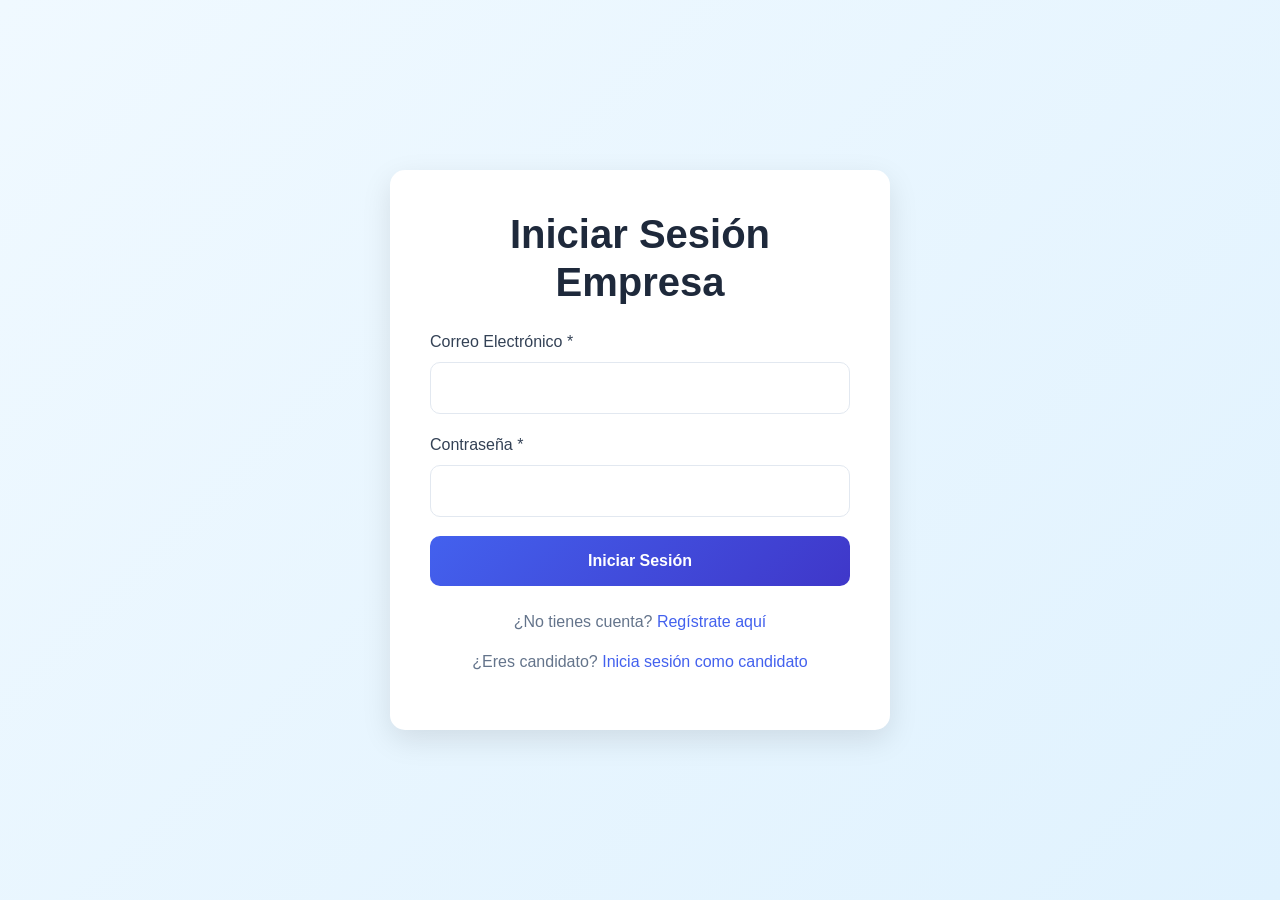
<file: scr/login_empresa.html>
<!DOCTYPE html>
<html lang="es">
<head>
    <meta charset="UTF-8">
    <meta name="viewport" content="width=device-width, initial-scale=1.0">
    <title>Login Empresa | Bolsa de Trabajo</title>
    <link href="https://cdn.jsdelivr.net/npm/bootstrap@5.3.3/dist/css/bootstrap.min.css" rel="stylesheet">
    <style>
        :root {
            --primary: #4361ee;
            --secondary: #3f37c9;
            --dark: #1e293b;
            --light: #f8fafc;
        }
        
        body {
            background: linear-gradient(135deg, #f0f9ff, #e0f2fe);
            min-height: 100vh;
            display: flex;
            align-items: center;
            justify-content: center;
            font-family: 'Poppins', sans-serif;
            padding: 20px;
        }
        
        .login-container {
            background-color: white;
            border-radius: 15px;
            box-shadow: 0 10px 30px rgba(0, 0, 0, 0.1);
            padding: 2.5rem;
            width: 100%;
            max-width: 500px;
        }
        
        .login-logo {
            text-align: center;
            margin-bottom: 1.5rem;
        }
        
        .login-logo img {
            max-width: 150px;
        }
        
        .login-title {
            text-align: center;
            font-weight: 700;
            color: var(--dark);
            margin-bottom: 1.5rem;
        }
        
        .form-group {
            margin-bottom: 1.2rem;
        }
        
        .form-group label {
            font-weight: 500;
            margin-bottom: 0.5rem;
            color: #334155;
        }
        
        .form-control {
            padding: 0.8rem 1rem;
            border-radius: 10px;
            border: 1px solid #e2e8f0;
            transition: all 0.3s ease;
        }
        
        .form-control:focus {
            border-color: var(--primary);
            box-shadow: 0 0 0 3px rgba(67, 97, 238, 0.15);
        }
        
        .btn-login {
            background: linear-gradient(135deg, var(--primary), var(--secondary));
            border: none;
            border-radius: 10px;
            padding: 0.8rem;
            font-weight: 600;
            color: white;
            width: 100%;
            transition: all 0.3s ease;
        }
        
        .btn-login:hover {
            transform: translateY(-3px);
            box-shadow: 0 5px 15px rgba(67, 97, 238, 0.3);
        }
        
        .login-footer {
            text-align: center;
            margin-top: 1.5rem;
            color: #64748b;
        }
        
        .login-footer a {
            color: var(--primary);
            text-decoration: none;
            font-weight: 500;
        }
        
        .error-message {
            color: #e53e3e;
            font-size: 0.875rem;
            margin-top: 0.25rem;
        }
    </style>
</head>
<body>
    <div class="login-container">
        <h1 class="login-title">Iniciar Sesión Empresa</h1>
        
        <form id="loginEmpresaForm">
            <div class="form-group">
                <label for="correo">Correo Electrónico *</label>
                <input type="email" class="form-control" id="correo" name="correo" required>
                <div class="error-message" id="error-correo"></div>
            </div>
            
            <div class="form-group">
                <label for="password">Contraseña *</label>
                <input type="password" class="form-control" id="password" name="password" required>
                <div class="error-message" id="error-password"></div>
            </div>
            
            <button type="submit" class="btn btn-login">Iniciar Sesión</button>
        </form>
        
        <div class="login-footer mt-4">
            <p>¿No tienes cuenta? <a href="registro_empresa.html">Regístrate aquí</a></p>
            <p>¿Eres candidato? <a href="login.html">Inicia sesión como candidato</a></p>
        </div>
        
        <div id="mensaje" class="mt-3"></div>
    </div>

    <script>
        document.getElementById('loginEmpresaForm').addEventListener('submit', function(e) {
            e.preventDefault();
            
            // Limpiar mensajes anteriores
            document.querySelectorAll('.error-message').forEach(el => el.textContent = '');
            document.getElementById('mensaje').textContent = '';
            document.getElementById('mensaje').className = '';
            
            // Recoger datos del formulario
            const formData = {
                correo: document.getElementById('correo').value,
                password: document.getElementById('password').value
            };
            
            // Enviar datos al servidor
            fetch('/login_empresa', {
                method: 'POST',
                headers: {
                    'Content-Type': 'application/json'
                },
                body: JSON.stringify(formData)
            })
            .then(response => response.json())
            .then(data => {
                if (data.success) {
                    // Redirigir al dashboard de empresa
                    window.location.href = data.redirect;
                } else {
                    document.getElementById('mensaje').textContent = data.message || 'Error en el inicio de sesión';
                    document.getElementById('mensaje').style.color = 'red';
                }
            })
            .catch(error => {
                console.error('Error:', error);
                document.getElementById('mensaje').textContent = 'Error de conexión';
                document.getElementById('mensaje').style.color = 'red';
            });
        });
    </script>
</body>
</html>
</file>
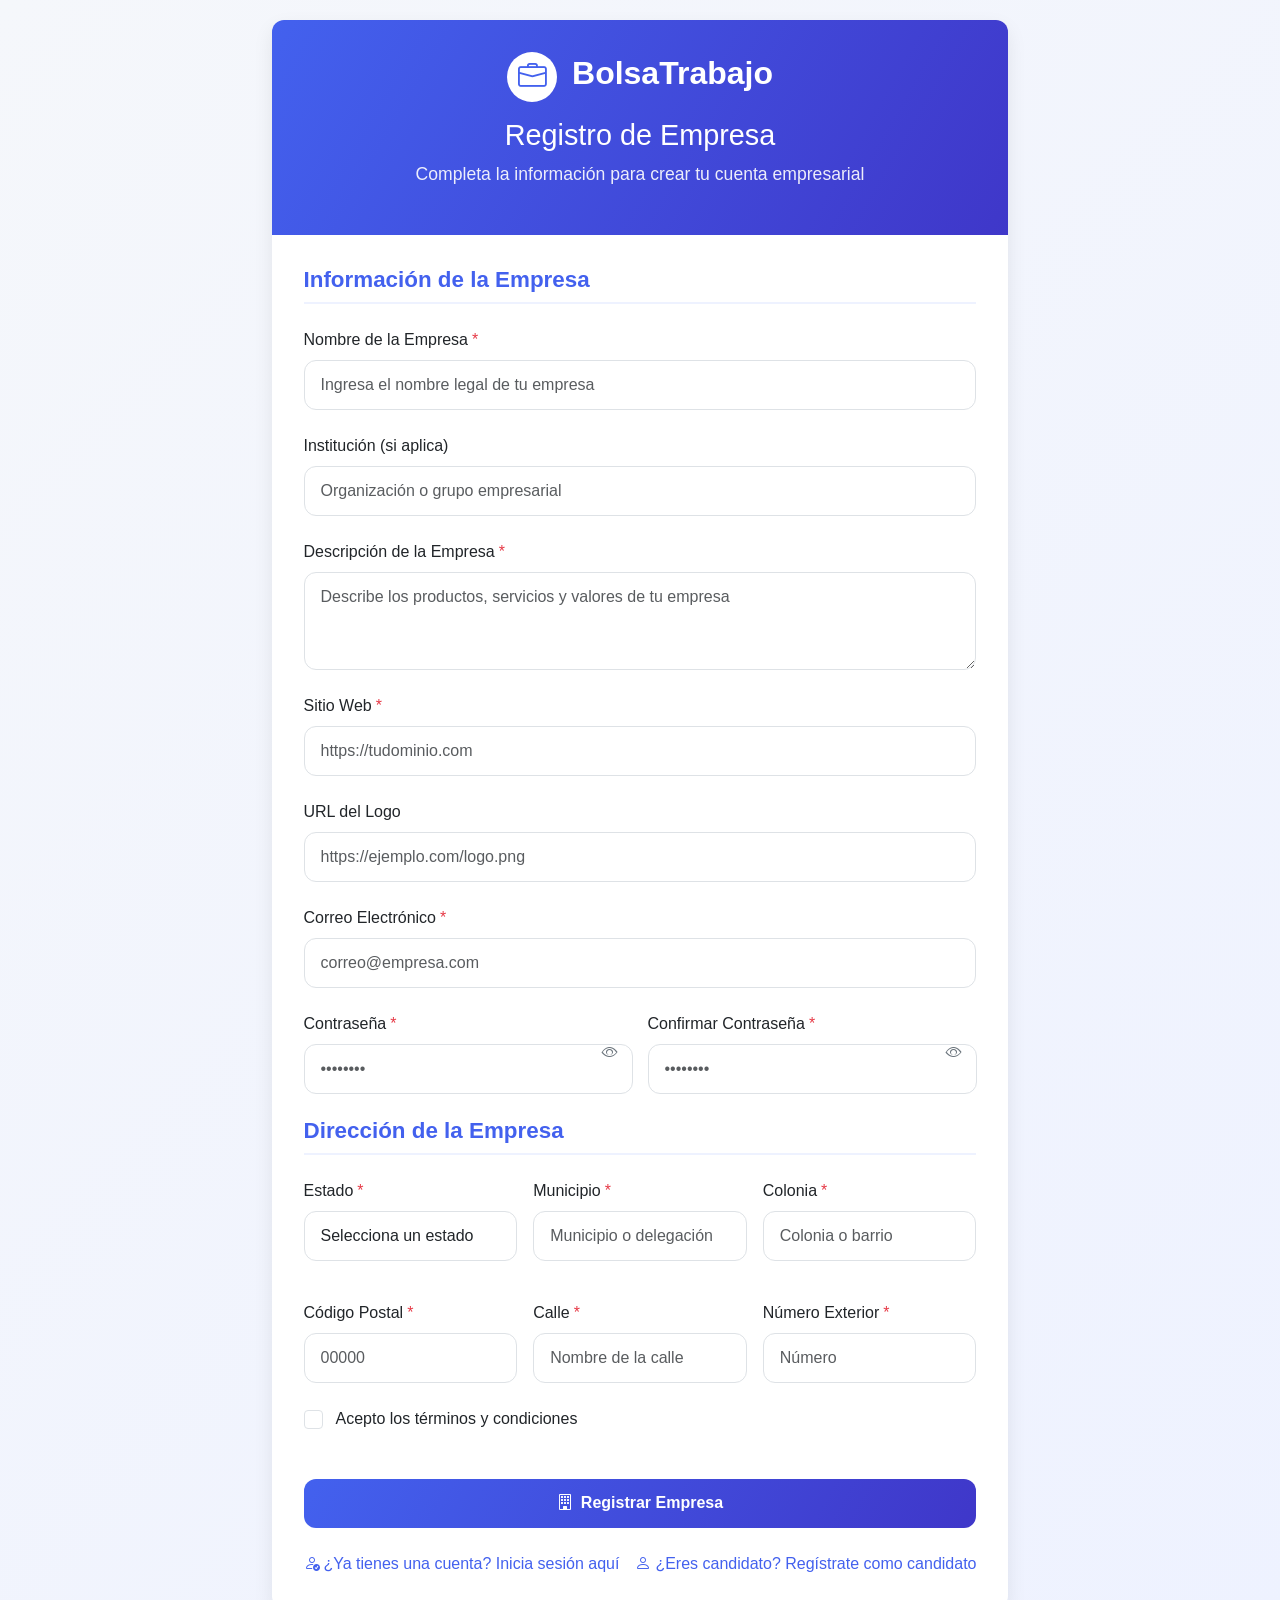
<file: scr/registro_empresa.html>
<!DOCTYPE html>
<html lang="es">
<head>
    <meta charset="UTF-8">
    <meta name="viewport" content="width=device-width, initial-scale=1.0">
    <title>Registro de Empresa - BolsaTrabajo</title>
    <link href="https://cdn.jsdelivr.net/npm/bootstrap@5.3.0/dist/css/bootstrap.min.css" rel="stylesheet">
    <link rel="stylesheet" href="https://cdn.jsdelivr.net/npm/bootstrap-icons@1.10.0/font/bootstrap-icons.css">
    <style>
        :root {
            --primary-color: #4361ee;
            --primary-light: #eef2ff;
            --secondary-color: #3f37c9;
            --accent-color: #4895ef;
            --success-color: #4cc9f0;
            --warning-color: #f72585;
            --danger-color: #e63946;
            --light-color: #f8f9fa;
            --dark-color: #212529;
            --border-radius: 12px;
            --box-shadow: 0 8px 20px rgba(0, 0, 0, 0.08);
            --transition: all 0.3s ease;
        }
        
        * {
            margin: 0;
            padding: 0;
            box-sizing: border-box;
            font-family: 'Segoe UI', Tahoma, Geneva, Verdana, sans-serif;
        }
        
        body {
            background: linear-gradient(135deg, #f5f7fb 0%, #eef2ff 100%);
            min-height: 100vh;
            display: flex;
            align-items: center;
            padding: 20px;
            position: relative;
        }
        
        .hidden {
            display: none !important;
        }
        
        .registration-container {
            max-width: 1000px;
            margin: 0 auto;
            background-color: white;
            border-radius: var(--border-radius);
            box-shadow: var(--box-shadow);
            overflow: hidden;
            transition: all 0.5s ease;
        }
        
        .dashboard-container {
            display: none;
            width: 100%;
            height: 100vh;
            overflow: hidden;
        }
        
        .registration-header {
            background: linear-gradient(120deg, var(--primary-color), var(--secondary-color));
            color: white;
            padding: 2rem;
            text-align: center;
        }
        
        .logo-container {
            display: flex;
            align-items: center;
            justify-content: center;
            gap: 15px;
            margin-bottom: 1rem;
        }
        
        .logo-icon {
            width: 50px;
            height: 50px;
            border-radius: 50%;
            background-color: white;
            color: var(--primary-color);
            display: flex;
            align-items: center;
            justify-content: center;
            font-size: 1.8rem;
        }
        
        .logo-text {
            font-size: 2rem;
            font-weight: 700;
        }
        
        .registration-title {
            font-size: 1.8rem;
            margin-bottom: 0.5rem;
        }
        
        .registration-subtitle {
            font-size: 1.1rem;
            opacity: 0.9;
        }
        
        .registration-body {
            padding: 2rem;
        }
        
        .section-title {
            font-size: 1.4rem;
            font-weight: 600;
            color: var(--primary-color);
            margin-bottom: 1.5rem;
            padding-bottom: 0.5rem;
            border-bottom: 2px solid var(--primary-light);
        }
        
        .form-label {
            font-weight: 500;
            margin-bottom: 0.5rem;
        }
        
        .form-control {
            border-radius: var(--border-radius);
            padding: 0.75rem 1rem;
            border: 1px solid #dee2e6;
            transition: var(--transition);
        }
        
        .form-control:focus {
            border-color: var(--primary-color);
            box-shadow: 0 0 0 0.25rem rgba(67, 97, 238, 0.15);
        }
        
        .password-container {
            position: relative;
        }
        
        .password-toggle {
            position: absolute;
            right: 15px;
            top: 50%;
            transform: translateY(-50%);
            cursor: pointer;
            color: #6c757d;
        }
        
        .form-check-input {
            width: 1.2em;
            height: 1.2em;
            margin-top: 0.2em;
        }
        
        .form-check-label {
            margin-left: 0.5rem;
        }
        
        .btn-primary {
            background: linear-gradient(120deg, var(--primary-color), var(--secondary-color));
            border: none;
            border-radius: var(--border-radius);
            padding: 0.8rem 1.5rem;
            font-weight: 600;
            transition: var(--transition);
            width: 100%;
            margin-top: 1.5rem;
        }
        
        .btn-primary:hover {
            transform: translateY(-3px);
            box-shadow: 0 8px 15px rgba(67, 97, 238, 0.3);
        }
        
        .links-container {
            display: flex;
            justify-content: space-between;
            margin-top: 1.5rem;
            flex-wrap: wrap;
            gap: 1rem;
        }
        
        .form-link {
            color: var(--primary-color);
            text-decoration: none;
            font-weight: 500;
            transition: var(--transition);
        }
        
        .form-link:hover {
            color: var(--secondary-color);
            text-decoration: underline;
        }
        
        .error-message {
            color: var(--danger-color);
            font-size: 0.9rem;
            margin-top: 0.25rem;
            display: none;
        }
        
        .form-group {
            margin-bottom: 1.5rem;
            position: relative;
        }
        
        .form-group.required .form-label::after {
            content: "*";
            color: var(--danger-color);
            margin-left: 4px;
        }
        
        .address-grid {
            display: grid;
            grid-template-columns: repeat(auto-fit, minmax(200px, 1fr));
            gap: 1rem;
        }
        
        .input-group {
            display: flex;
            gap: 1rem;
        }
        
        .input-group > div {
            flex: 1;
        }
        
        .success-message {
            position: fixed;
            top: 20px;
            right: 20px;
            background-color: #d4edda;
            color: #155724;
            padding: 15px 25px;
            border-radius: var(--border-radius);
            box-shadow: var(--box-shadow);
            z-index: 1000;
            display: flex;
            align-items: center;
            gap: 10px;
            opacity: 0;
            transform: translateY(-100px);
            transition: all 0.5s ease;
        }
        
        .success-message.show {
            opacity: 1;
            transform: translateY(0);
        }
        
        @media (max-width: 768px) {
            .registration-container {
                margin: 20px;
            }
            
            .address-grid {
                grid-template-columns: 1fr;
            }
            
            .input-group {
                flex-direction: column;
                gap: 0;
            }
        }
        
        /* Dashboard Styles */
        .dashboard-header {
            background-color: white;
            box-shadow: 0 2px 10px rgba(0, 0, 0, 0.05);
            padding: 1rem 2rem;
            display: flex;
            justify-content: space-between;
            align-items: center;
        }
        
        .dashboard-logo {
            display: flex;
            align-items: center;
            gap: 10px;
        }
        
        .dashboard-main {
            display: flex;
            min-height: calc(100vh - 70px);
        }
        
        .dashboard-sidebar {
            width: 260px;
            background-color: white;
            padding: 1.5rem 0;
            border-right: 1px solid #eaeaea;
        }
        
        .dashboard-content {
            flex: 1;
            padding: 2rem;
            background-color: #f8fafc;
            overflow-y: auto;
        }
        
        .welcome-section {
            background: linear-gradient(120deg, var(--primary-color), var(--secondary-color));
            color: white;
            border-radius: var(--border-radius);
            padding: 2rem;
            margin-bottom: 2rem;
        }
        
        .stats-container {
            display: grid;
            grid-template-columns: repeat(auto-fit, minmax(250px, 1fr));
            gap: 1.5rem;
            margin-bottom: 2rem;
        }
        
        .stat-card {
            background-color: white;
            border-radius: var(--border-radius);
            box-shadow: var(--box-shadow);
            padding: 1.5rem;
            text-align: center;
        }
        
        .stat-value {
            font-size: 2rem;
            font-weight: 700;
            margin: 1rem 0;
        }
    </style>
</head>
<body>
    <!-- Página de Registro -->
    <div class="registration-container" id="registrationPage">
        <div class="registration-header">
            <div class="logo-container">
                <div class="logo-icon">
                    <i class="bi bi-briefcase"></i>
                </div>
                <h1 class="logo-text">BolsaTrabajo</h1>
            </div>
            <h2 class="registration-title">Registro de Empresa</h2>
            <p class="registration-subtitle">Completa la información para crear tu cuenta empresarial</p>
        </div>
        
        <div class="registration-body">
            <form id="companyRegistrationForm">
                <h3 class="section-title">Información de la Empresa</h3>
                
                <div class="form-group required">
                    <label for="companyName" class="form-label">Nombre de la Empresa</label>
                    <input type="text" class="form-control" id="companyName" name="companyName" placeholder="Ingresa el nombre legal de tu empresa">
                    <div class="error-message" id="companyNameError">Este campo es obligatorio</div>
                </div>
                
                <div class="form-group">
                    <label for="institution" class="form-label">Institución (si aplica)</label>
                    <input type="text" class="form-control" id="institution" name="institution" placeholder="Organización o grupo empresarial">
                </div>
                
                <div class="form-group required">
                    <label for="description" class="form-label">Descripción de la Empresa</label>
                    <textarea class="form-control" id="description" name="description" rows="3" placeholder="Describe los productos, servicios y valores de tu empresa"></textarea>
                    <div class="error-message" id="descriptionError">Por favor, describe tu empresa</div>
                </div>
                
                <div class="form-group required">
                    <label for="website" class="form-label">Sitio Web</label>
                    <input type="url" class="form-control" id="website" name="website" placeholder="https://tudominio.com">
                    <div class="error-message" id="websiteError">Ingresa una URL válida (ej: https://ejemplo.com)</div>
                </div>
                
                <div class="form-group">
                    <label for="logoUrl" class="form-label">URL del Logo</label>
                    <input type="url" class="form-control" id="logoUrl" name="logoUrl" placeholder="https://ejemplo.com/logo.png">
                    <div class="error-message" id="logoUrlError">Ingresa una URL válida para tu logo</div>
                </div>
                
                <div class="form-group required">
                    <label for="email" class="form-label">Correo Electrónico</label>
                    <input type="email" class="form-control" id="email" name="email" placeholder="correo@empresa.com">
                    <div class="error-message" id="emailError">Ingresa un correo electrónico válido</div>
                </div>

                <div class="input-group">
                    <div class="form-group required password-container">
                        <label for="password" class="form-label">Contraseña</label>
                        <input type="password" class="form-control" id="password" name="password" placeholder="••••••••">
                        <span class="password-toggle" id="togglePassword">
                            <i class="bi bi-eye"></i>
                        </span>
                        <div class="error-message" id="passwordError">La contraseña debe tener al menos 8 caracteres</div>
                    </div>
                    
                    <div class="form-group required password-container">
                        <label for="confirmPassword" class="form-label">Confirmar Contraseña</label>
                        <input type="password" class="form-control" id="confirmPassword" name="confirmPassword" placeholder="••••••••">
                        <span class="password-toggle" id="toggleConfirmPassword">
                            <i class="bi bi-eye"></i>
                        </span>
                        <div class="error-message" id="confirmPasswordError">Las contraseñas no coinciden</div>
                    </div>
                </div>
                
                <h3 class="section-title">Dirección de la Empresa</h3>
                
                <div class="address-grid">
                    <div class="form-group required">
                        <label for="state" class="form-label">Estado</label>
                        <select class="form-control" id="state" name="state">
                            <option value="">Selecciona un estado</option>
                            <option value="Querétaro">Querétaro</option>
                            <option value="Ciudad de México">Ciudad de México</option>
                            <option value="Jalisco">Jalisco</option>
                            <option value="Nuevo León">Nuevo León</option>
                            <option value="Puebla">Puebla</option>
                        </select>
                        <div class="error-message" id="stateError">Selecciona un estado</div>
                    </div>
                    
                    <div class="form-group required">
                        <label for="municipality" class="form-label">Municipio</label>
                        <input type="text" class="form-control" id="municipality" name="municipality" placeholder="Municipio o delegación">
                        <div class="error-message" id="municipalityError">Este campo es obligatorio</div>
                    </div>
                    
                    <div class="form-group required">
                        <label for="neighborhood" class="form-label">Colonia</label>
                        <input type="text" class="form-control" id="neighborhood" name="neighborhood" placeholder="Colonia o barrio">
                        <div class="error-message" id="neighborhoodError">Este campo es obligatorio</div>
                    </div>
                    
                    <div class="form-group required">
                        <label for="postalCode" class="form-label">Código Postal</label>
                        <input type="text" class="form-control" id="postalCode" name="postalCode" placeholder="00000" maxlength="5">
                        <div class="error-message" id="postalCodeError">Ingresa un código postal válido (5 dígitos)</div>
                    </div>
                    
                    <div class="form-group required">
                        <label for="street" class="form-label">Calle</label>
                        <input type="text" class="form-control" id="street" name="street" placeholder="Nombre de la calle">
                        <div class="error-message" id="streetError">Este campo es obligatorio</div>
                    </div>
                    
                    <div class="form-group required">
                        <label for="exteriorNumber" class="form-label">Número Exterior</label>
                        <input type="text" class="form-control" id="exteriorNumber" name="exteriorNumber" placeholder="Número">
                        <div class="error-message" id="exteriorNumberError">Este campo es obligatorio</div>
                    </div>
                </div>
                
                <div class="form-group">
                    <div class="form-check">
                        <input class="form-check-input" type="checkbox" id="terms" name="terms">
                        <label class="form-check-label" for="terms">
                            Acepto los términos y condiciones
                        </label>
                    </div>
                    <div class="error-message" id="termsError">Debes aceptar los términos y condiciones</div>
                </div>
                
                <button type="submit" class="btn btn-primary">
                    <i class="bi bi-building me-2"></i>Registrar Empresa
                </button>
                
                <div class="links-container">
                    <a href="#" class="form-link">
                        <i class="bi bi-person-check me-1"></i>¿Ya tienes una cuenta? Inicia sesión aquí
                    </a>
                    <a href="#" class="form-link">
                        <i class="bi bi-person me-1"></i>¿Eres candidato? Regístrate como candidato
                    </a>
                </div>
            </form>
        </div>
    </div>
    
    <!-- Dashboard Empresarial -->
    <div class="dashboard-container" id="dashboardPage">
        <div class="dashboard-header">
            <div class="dashboard-logo">
                <div class="logo-icon">
                    <i class="bi bi-briefcase"></i>
                </div>
                <h1 class="logo-text">BolsaTrabajo</h1>
            </div>
            
            <div class="user-actions">
                <div class="user-profile">
                    <div class="user-avatar">JL</div>
                    <span class="user-name">Juan López</span>
                </div>
            </div>
        </div>
        
        <div class="dashboard-main">
            <div class="dashboard-sidebar">
                <ul class="sidebar-menu">
                    <li class="menu-item">
                        <a href="#" class="menu-link active">
                            <i class="bi bi-house-door"></i>
                            <span>Inicio</span>
                        </a>
                    </li>
                    <li class="menu-item">
                        <a href="#" class="menu-link">
                            <i class="bi bi-building"></i>
                            <span>Mi Empresa</span>
                        </a>
                    </li>
                    <li class="menu-item">
                        <a href="#" class="menu-link">
                            <i class="bi bi-search"></i>
                            <span>Empleos</span>
                        </a>
                    </li>
                    <li class="menu-item">
                        <a href="#" class="menu-link">
                            <i class="bi bi-person"></i>
                            <span>Perfil</span>
                        </a>
                    </li>
                    <li class="menu-item">
                        <a href="#" class="menu-link" id="logoutBtn">
                            <i class="bi bi-box-arrow-left"></i>
                            <span>Cerrar sesión</span>
                        </a>
                    </li>
                </ul>
            </div>
            
            <div class="dashboard-content">
                <div class="welcome-section">
                    <h2>¡Bienvenido, Ade!</h2>
                    <p>Estamos encantados de tenerte en nuestra plataforma empresarial</p>
                </div>
                
                <h3 class="section-title">Resumen Empresarial</h3>
                
                <div class="stats-container">
                    <div class="stat-card">
                        <i class="bi bi-briefcase" style="font-size: 2rem; color: var(--primary-color);"></i>
                        <h4 class="stat-value">3</h4>
                        <p>Vacantes Activas</p>
                    </div>
                    
                    <div class="stat-card">
                        <i class="bi bi-people" style="font-size: 2rem; color: var(--success-color);"></i>
                        <h4 class="stat-value">24</h4>
                        <p>Candidatos</p>
                    </div>
                    
                    <div class="stat-card">
                        <i class="bi bi-eye" style="font-size: 2rem; color: var(--warning-color);"></i>
                        <h4 class="stat-value">128</h4>
                        <p>Visitas</p>
                    </div>
                    
                    <div class="stat-card">
                        <i class="bi bi-bar-chart" style="font-size: 2rem; color: var(--accent-color);"></i>
                        <h4 class="stat-value">78%</h4>
                        <p>Posiciones cubiertas</p>
                    </div>
                </div>
                
                <div class="tab-container">
                    <h3 class="mb-4">Tus Últimas Vacantes</h3>
                    
                    <div class="job-list">
                        <div class="job-list-item">
                            <div class="d-flex justify-content-between">
                                <div>
                                    <h5 class="mb-1">Desarrollador Backend Senior</h5>
                                    <p class="mb-1 text-muted">Querétaro · Remoto</p>
                                </div>
                                <span class="status-active job-status">Activa</span>
                            </div>
                            <p class="mb-2">Buscamos desarrollador con experiencia en Node.js y bases de datos para nuestro equipo...</p>
                            <div class="d-flex justify-content-between align-items-center">
                                <div>
                                    <span class="badge bg-light text-dark">Tecnología</span>
                                    <span class="badge bg-light text-dark">Tiempo completo</span>
                                    <span class="badge bg-light text-dark">€45,000 - €60,000</span>
                                </div>
                                <div class="job-actions">
                                    <button class="action-btn btn-edit">
                                        <i class="bi bi-pencil"></i> Editar
                                    </button>
                                </div>
                            </div>
                        </div>
                        
                        <div class="job-list-item">
                            <div class="d-flex justify-content-between">
                                <div>
                                    <h5 class="mb-1">Diseñador UX/UI</h5>
                                    <p class="mb-1 text-muted">Querétaro · Híbrido</p>
                                </div>
                                <span class="status-active job-status">Activa</span>
                            </div>
                            <p class="mb-2">Diseñador con experiencia en Figma y diseño de interfaces para proyectos SaaS...</p>
                            <div class="d-flex justify-content-between align-items-center">
                                <div>
                                    <span class="badge bg-light text-dark">Diseño</span>
                                    <span class="badge bg-light text-dark">Medio tiempo</span>
                                    <span class="badge bg-light text-dark">€35,000 - €45,000</span>
                                </div>
                                <div class="job-actions">
                                    <button class="action-btn btn-edit">
                                        <i class="bi bi-pencil"></i> Editar
                                    </button>
                                </div>
                            </div>
                        </div>
                    </div>
                </div>
            </div>
        </div>
    </div>
    
    <!-- Mensaje de éxito -->
    <div class="success-message" id="successMessage">
        <i class="bi bi-check-circle-fill" style="color: #28a745; font-size: 1.5rem;"></i>
        <div>
            <h5>¡Registro exitoso!</h5>
        </div>
    </div>

    <script>
        document.addEventListener('DOMContentLoaded', function() {
            const form = document.getElementById('companyRegistrationForm');
            
            form.addEventListener('submit', async function(e) {
                e.preventDefault();
                
                // Limpiar errores previos
                document.querySelectorAll('.error-message').forEach(el => {
                    el.style.display = 'none';
                });
                document.querySelectorAll('.form-control').forEach(el => {
                    el.classList.remove('is-invalid');
                });

                // Recopilar datos del formulario
                const formData = {
                    companyName: document.getElementById('companyName').value.trim(),
                    institution: document.getElementById('institution').value.trim() || null,
                    description: document.getElementById('description').value.trim(),
                    website: document.getElementById('website').value.trim() || null,
                    logoUrl: document.getElementById('logoUrl').value.trim() || null,
                    email: document.getElementById('email').value.trim(),
                    password: document.getElementById('password').value,
                    confirmPassword: document.getElementById('confirmPassword').value,
                    state: document.getElementById('state').value,
                    municipality: document.getElementById('municipality').value.trim(),
                    neighborhood: document.getElementById('neighborhood').value.trim(),
                    postalCode: document.getElementById('postalCode').value.trim(),
                    street: document.getElementById('street').value.trim(),
                    exteriorNumber: document.getElementById('exteriorNumber').value.trim()
                };

                // Validación básica en cliente
                let isValid = true;
                const errors = {};

                if (!formData.companyName) {
                    errors.companyName = 'El nombre de la empresa es obligatorio';
                    isValid = false;
                }
                if (!formData.description) {
                    errors.description = 'La descripción es obligatoria';
                    isValid = false;
                }
                if (!formData.email) {
                    errors.email = 'El correo electrónico es obligatorio';
                    isValid = false;
                } else if (!/^[^\s@]+@[^\s@]+\.[^\s@]+$/.test(formData.email)) {
                    errors.email = 'Correo electrónico inválido';
                    isValid = false;
                }
                if (!formData.password) {
                    errors.password = 'La contraseña es obligatoria';
                    isValid = false;
                } else if (formData.password.length < 8) {
                    errors.password = 'La contraseña debe tener al menos 8 caracteres';
                    isValid = false;
                }
                if (formData.password !== formData.confirmPassword) {
                    errors.confirmPassword = 'Las contraseñas no coinciden';
                    isValid = false;
                }
                if (!formData.state) {
                    errors.state = 'Selecciona un estado';
                    isValid = false;
                }
                if (!formData.municipality) {
                    errors.municipality = 'El municipio es obligatorio';
                    isValid = false;
                }
                if (!formData.neighborhood) {
                    errors.neighborhood = 'La colonia es obligatoria';
                    isValid = false;
                }
                if (!formData.postalCode || !/^\d{5}$/.test(formData.postalCode)) {
                    errors.postalCode = 'Código postal inválido (5 dígitos)';
                    isValid = false;
                }
                if (!formData.street) {
                    errors.street = 'La calle es obligatoria';
                    isValid = false;
                }
                if (!formData.exteriorNumber) {
                    errors.exteriorNumber = 'El número exterior es obligatorio';
                    isValid = false;
                }
                if (!document.getElementById('terms').checked) {
                    errors.terms = 'Debes aceptar los términos y condiciones';
                    isValid = false;
                }

                // Mostrar errores
                if (!isValid) {
                    for (const [field, message] of Object.entries(errors)) {
                        const errorElement = document.getElementById(`${field}Error`);
                        const inputElement = document.getElementById(field);
                        
                        if (errorElement && inputElement) {
                            errorElement.textContent = message;
                            errorElement.style.display = 'block';
                            inputElement.classList.add('is-invalid');
                        }
                    }
                    return;
                }

                try {
                    // Enviar datos al servidor
                    const response = await fetch('/registrar_empresa', {
                        method: 'POST',
                        headers: {
                            'Content-Type': 'application/json'
                        },
                        body: JSON.stringify(formData)
                    });

                    const data = await response.json();

                    if (data.success) {
                        // Mostrar mensaje de éxito
                        document.getElementById('successMessage').classList.add('show');
                        
                        // Redirigir después de 2 segundos
                        setTimeout(() => {
                            window.location.href = data.redirect;
                        }, 2000);
                    } else {
                        // Mostrar errores del backend
                        if (data.errors) {
                            for (const [field, message] of Object.entries(data.errors)) {
                                const errorElement = document.getElementById(`${field}Error`);
                                const inputElement = document.getElementById(field);
                                
                                if (errorElement && inputElement) {
                                    errorElement.textContent = message;
                                    errorElement.style.display = 'block';
                                    inputElement.classList.add('is-invalid');
                                }
                            }
                        } else {
                            alert(data.message || 'Error en el registro');
                        }
                    }
                } catch (error) {
                    console.error('Error:', error);
                    alert('Error al conectar con el servidor');
                }
            });

            // Alternar visibilidad de contraseña
            document.getElementById('togglePassword').addEventListener('click', function() {
                const passwordInput = document.getElementById('password');
                const type = passwordInput.type === 'password' ? 'text' : 'password';
                passwordInput.type = type;
                this.querySelector('i').className = type === 'password' ? 'bi bi-eye' : 'bi bi-eye-slash';
            });
            
            document.getElementById('toggleConfirmPassword').addEventListener('click', function() {
                const confirmInput = document.getElementById('confirmPassword');
                const type = confirmInput.type === 'password' ? 'text' : 'password';
                confirmInput.type = type;
                this.querySelector('i').className = type === 'password' ? 'bi bi-eye' : 'bi bi-eye-slash';
            });
        });
    </script>
</body>
</html>
</file>
